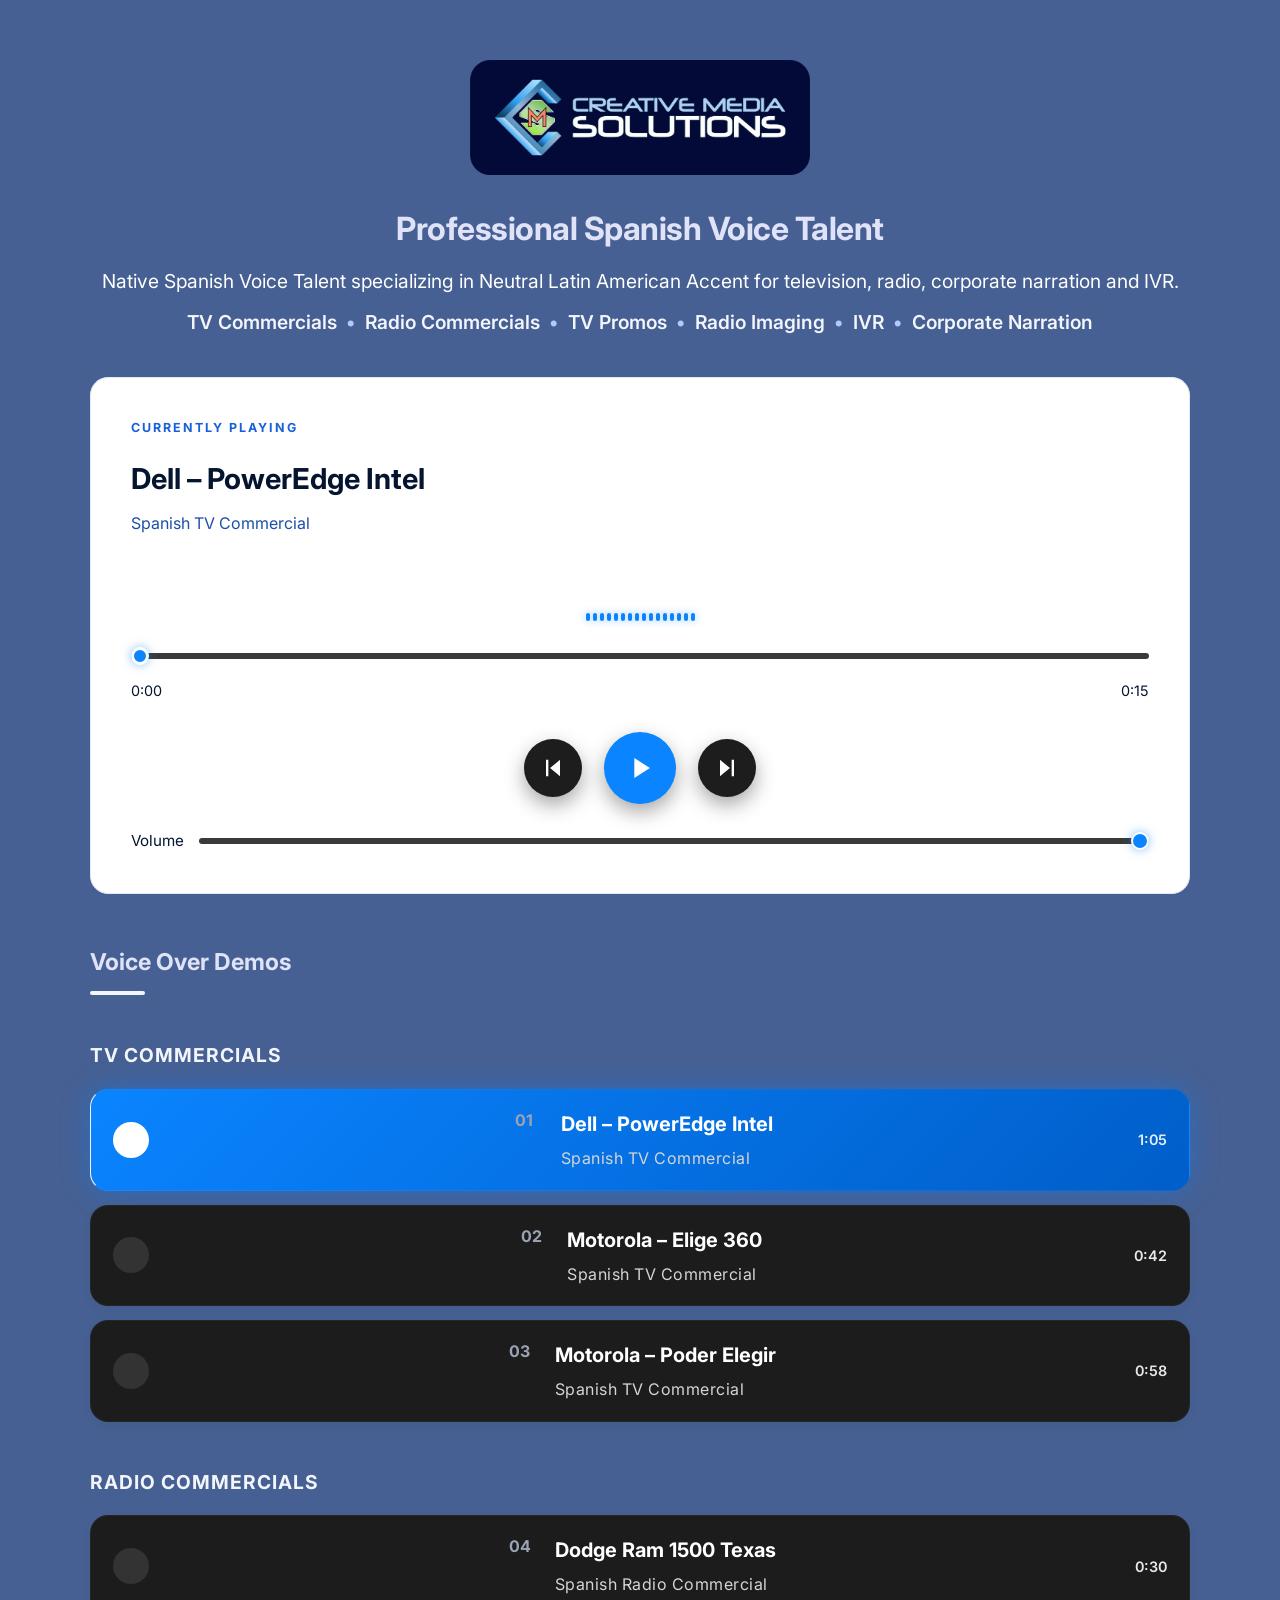
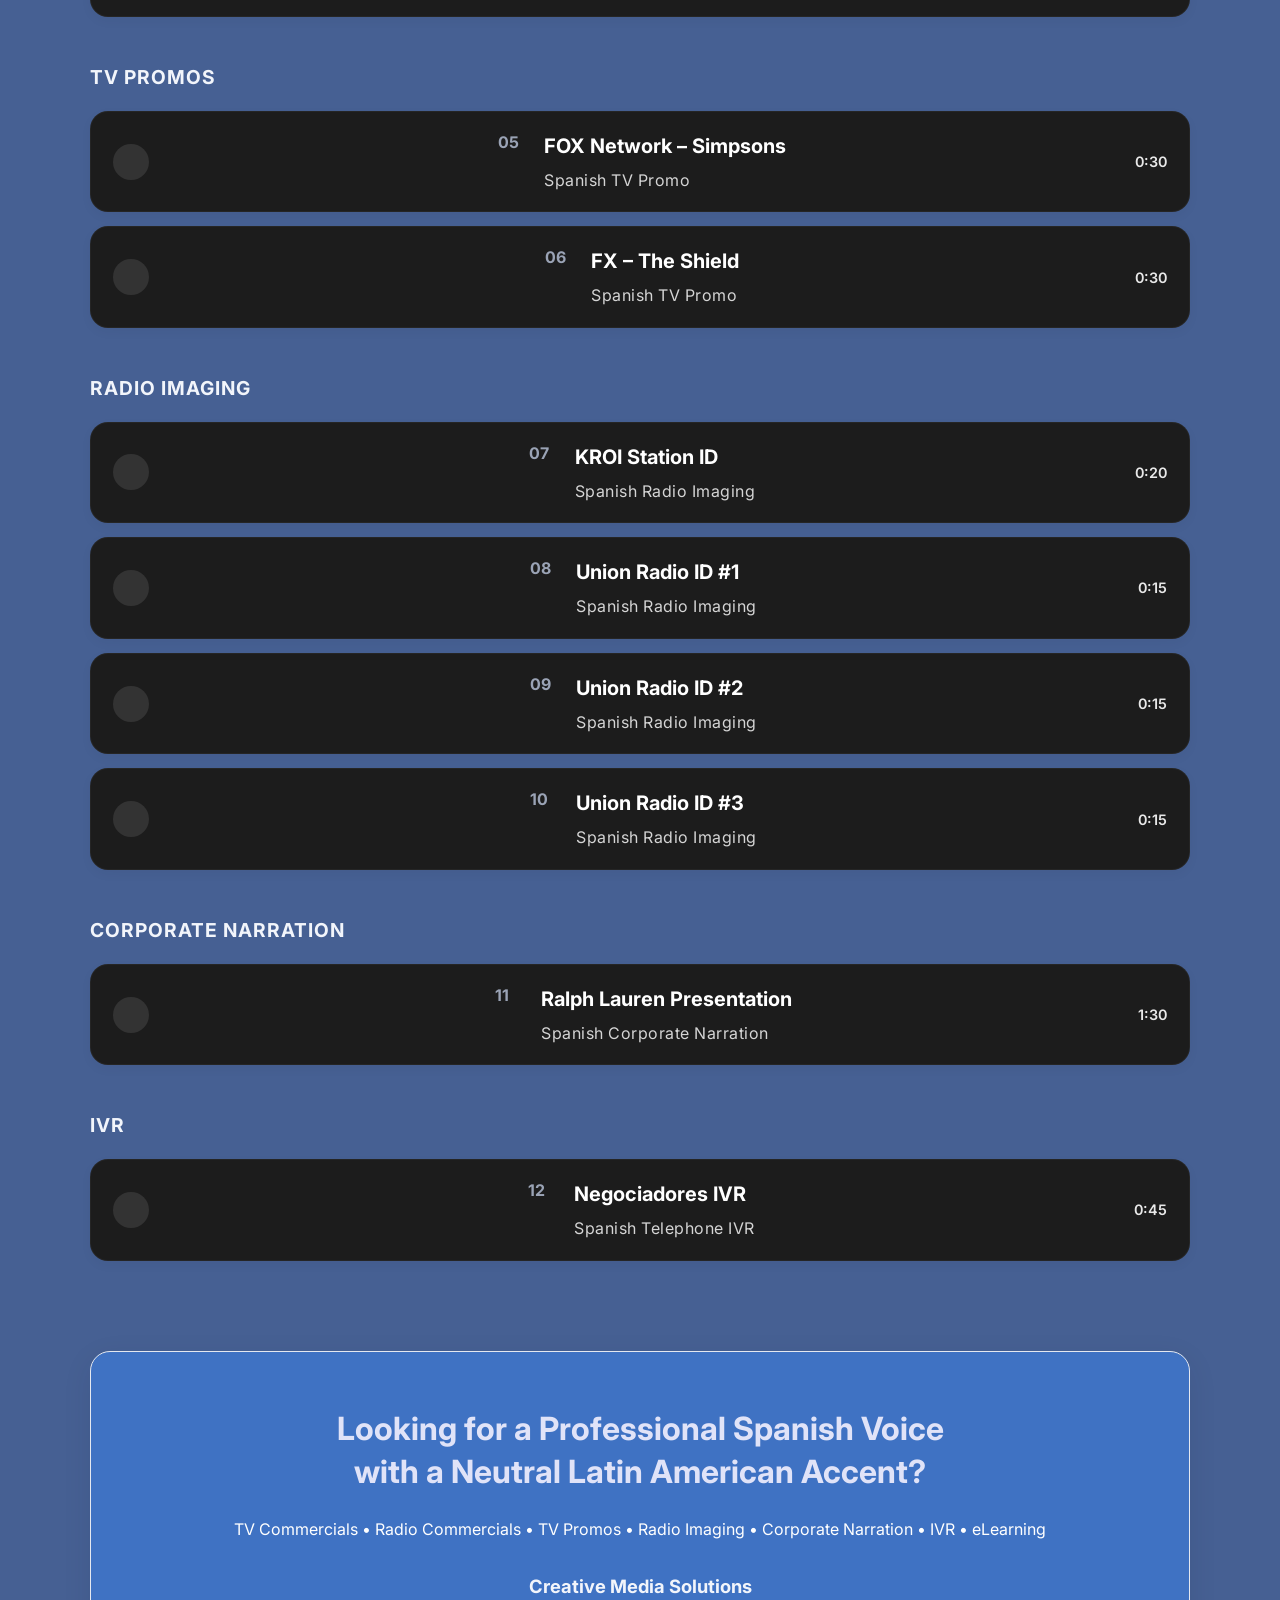
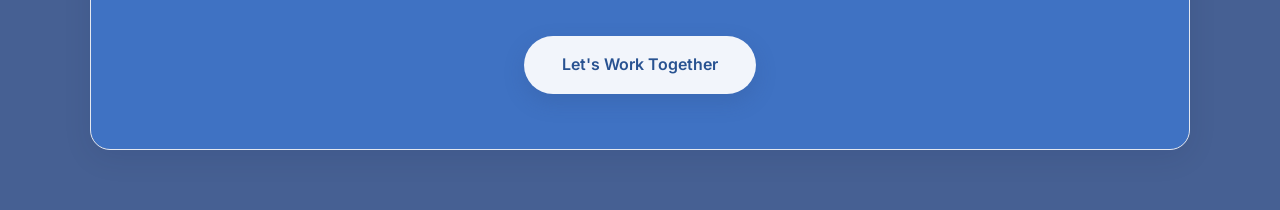
<file: index.html>
<!DOCTYPE html>
<html lang="en">

<head>

    <meta charset="UTF-8">
    <meta name="viewport" content="width=device-width, initial-scale=1.0">

    <title>Creative Media Solutions | Spanish Voice Over Portfolio</title>

    <link rel="stylesheet" href="style.css">

</head>

<body>

<div class="container">

    <!-- ==========================================
         HEADER
    =========================================== -->

    <header>

        <img src="images/logo.png"
             alt="Creative Media Solutions"
             class="logo">

        <h1 class="hero-title">
            Professional Spanish Voice Talent
        </h1>

        <p class="hero-subtitle">
    Native Spanish Voice Talent specializing in Neutral Latin American Accent for television, radio, corporate narration and IVR.
</p>

        <div class="hero-services">

            <span>TV Commercials</span>
            <span>Radio Commercials</span>
            <span>TV Promos</span>
            <span>Radio Imaging</span>
            <span>IVR</span>
            <span>Corporate Narration</span>

        </div>

    </header>

    <!-- ==========================================
         PLAYER
    =========================================== -->

    <section class="player-card">

        <div class="player-label">

            CURRENTLY PLAYING

        </div>

        <h2 class="now-playing" id="demoTitle">

    Dell – PowerEdge Intel

</h2>

<p class="demo-type" id="demoCategory">

  Spanish TV Commercial

</p>

<div class="equalizer" id="equalizer">

    <span></span>
    <span></span>
    <span></span>
    <span></span>
    <span></span>
    <span></span>
    <span></span>
    <span></span>
    <span></span>
    <span></span>
    <span></span>
    <span></span>
    <span></span>
    <span></span>
    <span></span>
    <span></span>

</div>

<div class="player-divider"></div>

<div class="progress-area">

            <input
                id="progress"
                class="progress-bar"
                type="range"
                min="0"
                max="100"
                value="0">

            <div class="time-display">

                <span id="currentTime">
                    0:00
                </span>

                <span id="duration">
                    0:00
                </span>

            </div>

        </div>

 <div class="controls">

    <button id="prevBtn" aria-label="Previous">

        <svg viewBox="0 0 24 24" width="28" height="28">
            <path fill="currentColor"
                d="M6 5h2v14H6zm3.5 7l8.5 7V5z"/>
        </svg>

    </button>

    <button class="play-btn" id="playBtn" aria-label="Play">

        <svg id="playIcon" viewBox="0 0 24 24" width="34" height="34">
            <path fill="currentColor"
                d="M8 5v14l11-7z"/>
        </svg>

    </button>

    <button id="nextBtn" aria-label="Next">

        <svg viewBox="0 0 24 24" width="28" height="28">
            <path fill="currentColor"
                d="M16 5h2v14h-2zM6 5v14l8.5-7z"/>
        </svg>

    </button>

</div>

        <div class="volume">

            <span>Volume</span>

            <input
                id="volume"
                class="volume-slider"
                type="range"
                min="0"
                max="100"
                value="100">

        </div>

    </section>

    <!-- ==========================================
         PLAYLIST
    =========================================== -->

    <section>

        <h2 class="section-title">

            Voice Over Demos

        </h2>

       <div id="playlist">
    <!-- JavaScript will insert cards here -->
</div>

    </section>

    <!-- ==========================================
         FOOTER
    =========================================== -->

    <footer class="site-footer">

    <h2>
        Looking for a Professional Spanish Voice
        <br>
        with a Neutral Latin American Accent?
    </h2>

    <p class="footer-services">

        TV Commercials • Radio Commercials • TV Promos •
        Radio Imaging • Corporate Narration • IVR • eLearning

    </p>

    <p class="footer-company">

        Creative Media Solutions

    </p>

    <a href="https://www.creativemediasolutionsla.com"
       target="_blank"
       class="footer-button">

        Let's Work Together

    </a>

</footer>
</div>

<audio id="audio"></audio>

<script src="script.js"></script>

</body>
</html>
</file>
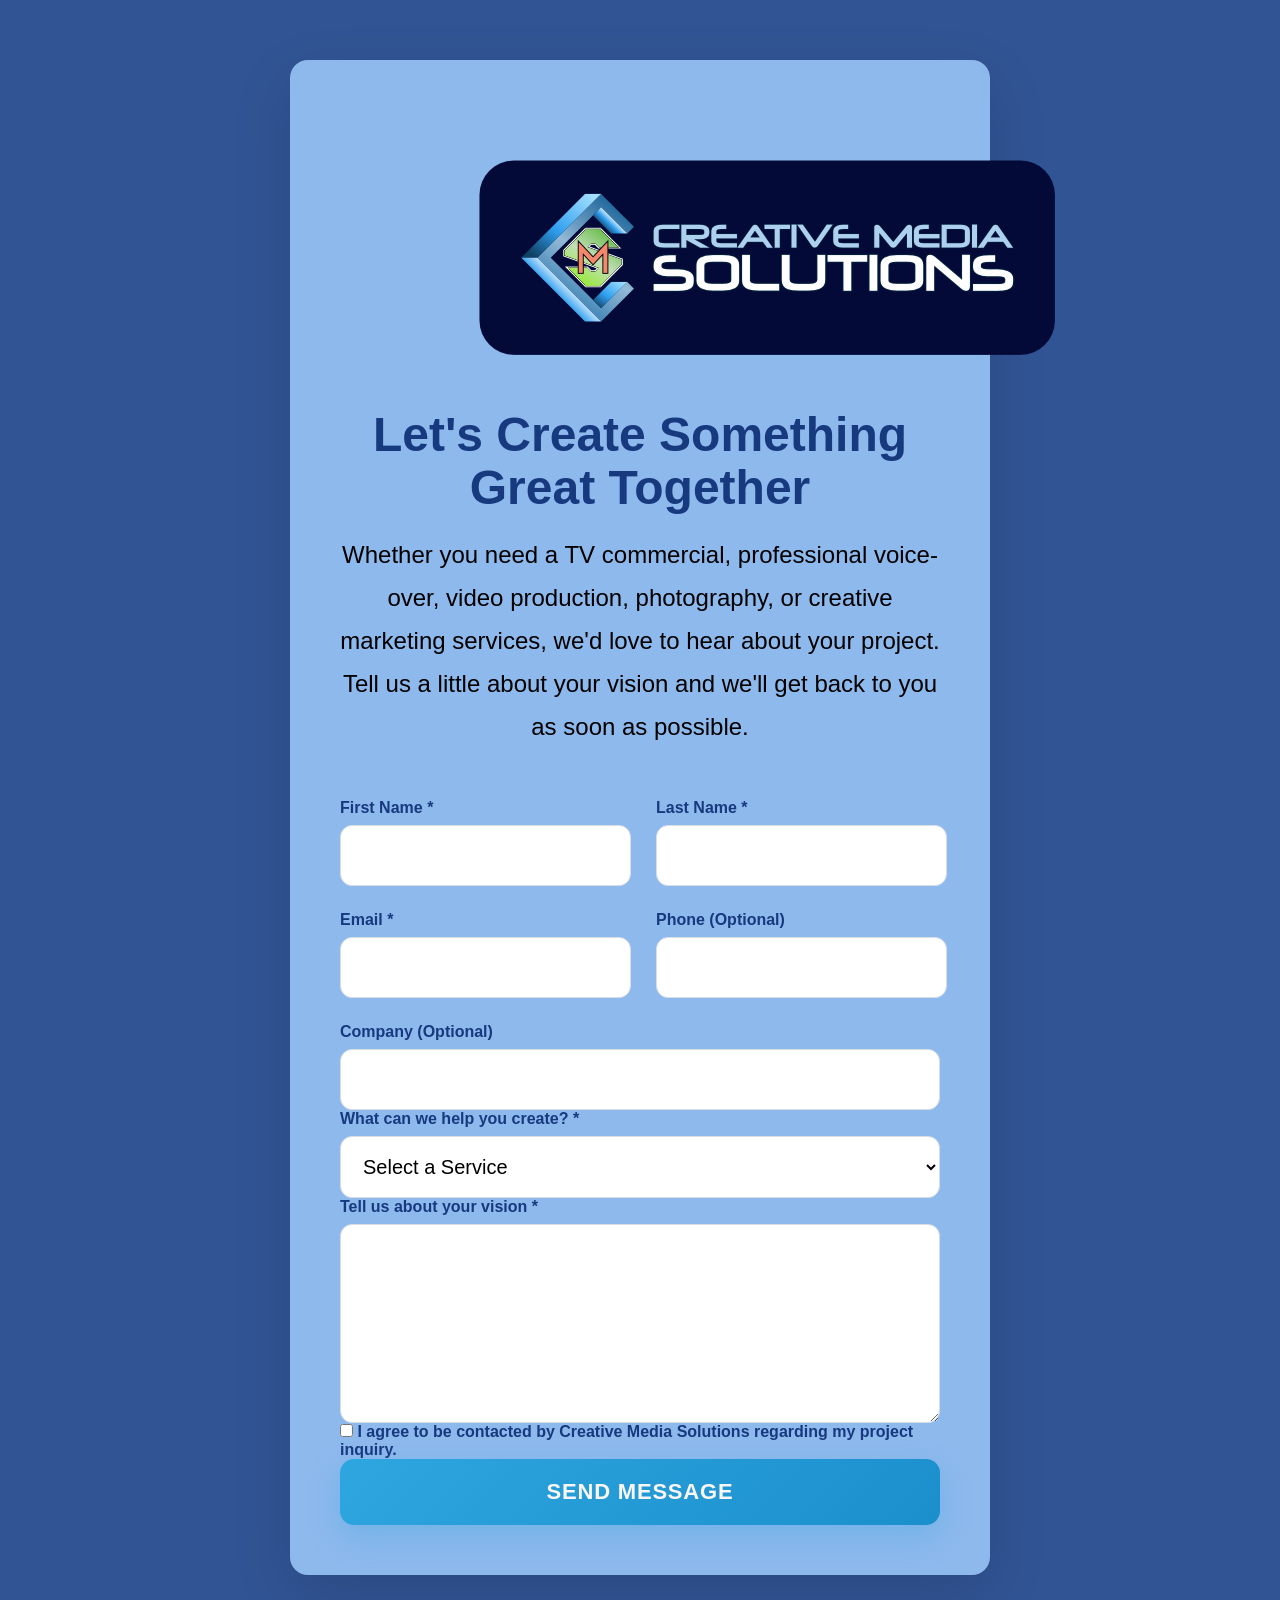
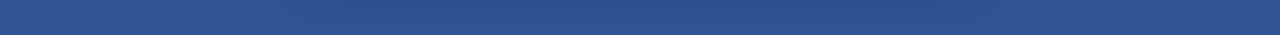
<file: contact-embed.html>
<!DOCTYPE html>
<html lang="en">
<head>
<meta charset="UTF-8">
<meta name="viewport" content="width=device-width, initial-scale=1.0">

<title>Contact Us | Creative Media Solutions</title>

<link rel="stylesheet" href="contact-style.css">
</head>

<body class="embed-page">

<div class="contact-container">

    <div class="contact-card">

   <div class="logo-container">
    <img src="images/cms-icon.png"
         alt="Creative Media Solutions"
         class="logo-icon">
</div>
        <h1>Let's Create Something Great Together</h1>

        <p class="subtitle">
    Whether you need a TV commercial, professional voice-over,
    video production, photography, or creative marketing services,
    we'd love to hear about your project.
    Tell us a little about your vision and we'll get back to you as soon as possible.
</p>

        <form
            id="contactForm"
            action="https://formspree.io/f/xlgqnyyd"
            method="POST">

            <div class="row">

                <div class="field">
                    <label>First Name *</label>
                    <input
                        type="text"
                        name="first_name"
                        required>
                </div>

                <div class="field">
                    <label>Last Name *</label>
                    <input
                        type="text"
                        name="last_name"
                        required>
                </div>

            </div>

            <div class="row">

                <div class="field">
                    <label>Email *</label>
                    <input
                        type="email"
                        name="email"
                        required>
                </div>

                <div class="field">
                    <label>Phone (Optional)</label>
                    <input
                        type="tel"
                        name="phone">
                </div>

            </div>

            <div class="field">

                <label>Company (Optional)</label>

                <input
                    type="text"
                    name="company">

            </div>

            <div class="field">

                <label>What can we help you create? *</label>

                <select
                    name="service"
                    required>

                    <option value="">Select a Service</option>

<option>TV Commercial Production</option>
<option>Radio Commercial Production</option>
<option>Video Production</option>
<option>Social Media Video Content</option>
<option>Professional Voice Over</option>
<option>Photography</option>
<option>Graphic Design</option>
<option>Website Design</option>
<option>Marketing Consultation</option>
<option>Other</option>

                </select>

            </div>

            <div class="field">

                <label>Tell us about your vision *</label>

                <textarea
                    name="message"
                    rows="7"
                    required></textarea>

            </div>

            <input
                type="hidden"
                name="_subject"
                value="New Website Inquiry - Creative Media Solutions">

                <div class="checkbox-field">

    <label class="checkbox-label">

        <input
            type="checkbox"
            name="consent"
            required>

        I agree to be contacted by Creative Media Solutions regarding my project inquiry.

    </label>

</div>
            <button
                type="submit"
                id="submitButton">

                SEND MESSAGE

            </button>

        </form>

      

    </button>

</div>
        <div id="successMessage" style="display:none;">

    <h2>🎉 Thank You!</h2>

    <p>

        Your message has been sent successfully.

        <br><br>

        Thank you for contacting Creative Media Solutions.

        We'll review your project details and get back to you as soon as possible.

    </p>

</div>

    </div>

</div>

<script src="contact-script.js"></script>

</body>
</html>
</file>
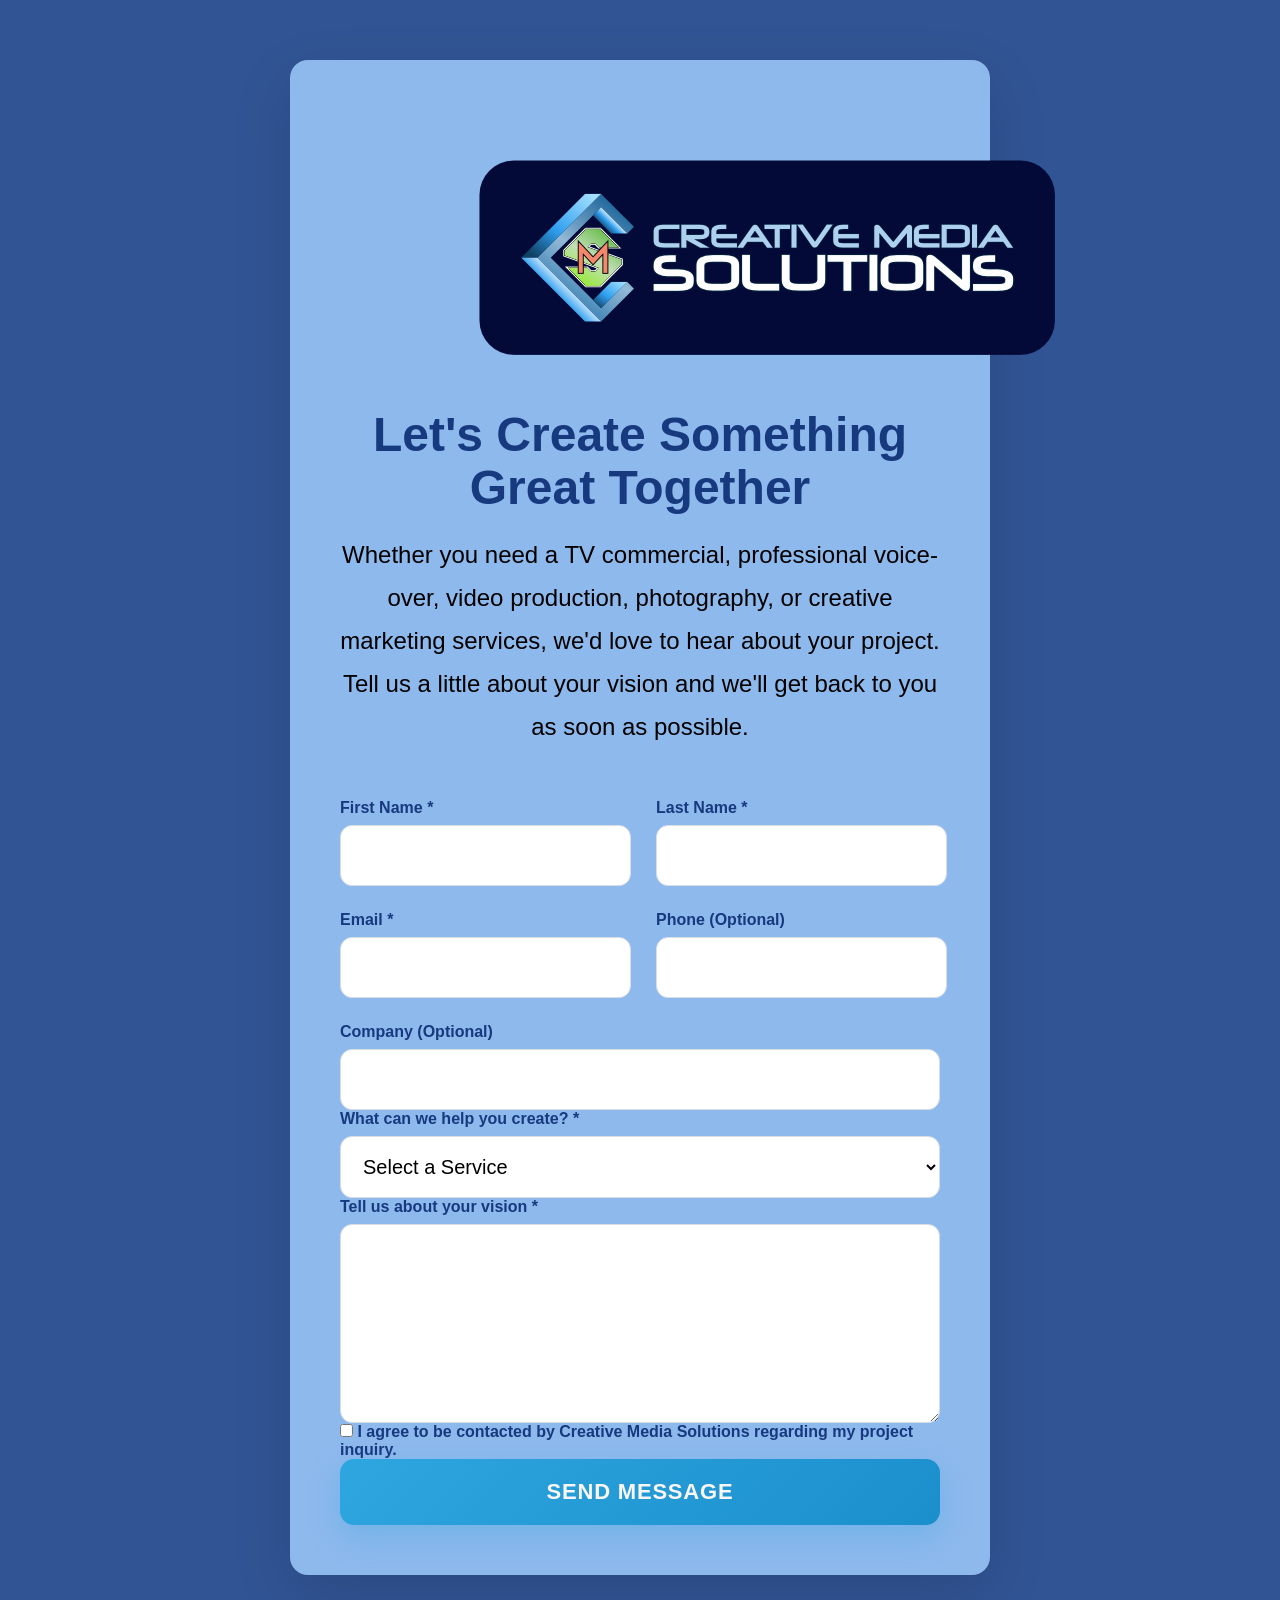
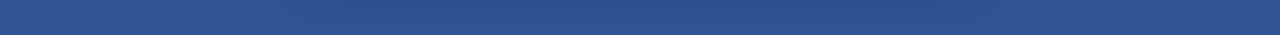
<file: contact.html>
<!DOCTYPE html>
<html lang="en">
<head>
<meta charset="UTF-8">
<meta name="viewport" content="width=device-width, initial-scale=1.0">

<title>Contact Us | Creative Media Solutions</title>

<link rel="stylesheet" href="contact-style.css">
</head>

<body>

<div class="contact-container">

    <div class="contact-card">

   <div class="logo-container">
    <img src="images/cms-icon.png"
         alt="Creative Media Solutions"
         class="logo-icon">
</div>
        <h1>Let's Create Something Great Together</h1>

        <p class="subtitle">
    Whether you need a TV commercial, professional voice-over,
    video production, photography, or creative marketing services,
    we'd love to hear about your project.
    Tell us a little about your vision and we'll get back to you as soon as possible.
</p>

        <form
            id="contactForm"
            action="https://formspree.io/f/xlgqnyyd"
            method="POST">

            <div class="row">

                <div class="field">
                    <label>First Name *</label>
                    <input
                        type="text"
                        name="first_name"
                        required>
                </div>

                <div class="field">
                    <label>Last Name *</label>
                    <input
                        type="text"
                        name="last_name"
                        required>
                </div>

            </div>

            <div class="row">

                <div class="field">
                    <label>Email *</label>
                    <input
                        type="email"
                        name="email"
                        required>
                </div>

                <div class="field">
                    <label>Phone (Optional)</label>
                    <input
                        type="tel"
                        name="phone">
                </div>

            </div>

            <div class="field">

                <label>Company (Optional)</label>

                <input
                    type="text"
                    name="company">

            </div>

            <div class="field">

                <label>What can we help you create? *</label>

                <select
                    name="service"
                    required>

                    <option value="">Select a Service</option>

<option>TV Commercial Production</option>
<option>Radio Commercial Production</option>
<option>Video Production</option>
<option>Social Media Video Content</option>
<option>Professional Voice Over</option>
<option>Photography</option>
<option>Graphic Design</option>
<option>Website Design</option>
<option>Marketing Consultation</option>
<option>Other</option>

                </select>

            </div>

            <div class="field">

                <label>Tell us about your vision *</label>

                <textarea
                    name="message"
                    rows="7"
                    required></textarea>

            </div>

            <input
                type="hidden"
                name="_subject"
                value="New Website Inquiry - Creative Media Solutions">

                <div class="checkbox-field">

    <label class="checkbox-label">

        <input
            type="checkbox"
            name="consent"
            required>

        I agree to be contacted by Creative Media Solutions regarding my project inquiry.

    </label>

</div>
            <button
                type="submit"
                id="submitButton">

                SEND MESSAGE

            </button>

        </form>

      

    </button>

</div>
        <div id="successMessage" style="display:none;">

    <h2>🎉 Thank You!</h2>

    <p>

        Your message has been sent successfully.

        <br><br>

        Thank you for contacting Creative Media Solutions.

        We'll review your project details and get back to you as soon as possible.

    </p>

</div>

    </div>

</div>

<script src="contact-script.js"></script>

</body>
</html>
</file>
<file: style.css>
/*==================================================
  Creative Media Solutions
  Voice Portfolio v1.0
===================================================*/

/* Google Font */
@import url('https://fonts.googleapis.com/css2?family=Inter:wght@300;400;500;600;700&display=swap');

/*==================================================
  VARIABLES
===================================================*/

:root{

    --primary:#f2f5fb;
    --primary-dark:#e0e3f8;

    --background:#466093;
    --card:#FFFFFF;

    --text:#eff1f5;
    --text-light:#ffffff;

    --border:#E4E8F0;

    --hover:#EEF4FF;

    --shadow:0 8px 30px rgba(3,10,55,.08);

    --radius:18px;

    --transition:.28s ease;

    --max-width:1100px;

}


/*==================================================
  RESET
===================================================*/

*{
    margin:0;
    padding:0;
    box-sizing:border-box;
}

html{

    scroll-behavior:smooth;

}

body{

    font-family:'Inter',sans-serif;

    background:var(--background);

    color:var(--text);

    line-height:1.6;

    -webkit-font-smoothing:antialiased;

}


/*==================================================
  GLOBAL
===================================================*/

img{

    max-width:100%;

    display:block;

}

button{

    font-family:inherit;

}

a{

    text-decoration:none;

    color:inherit;

}

ul{

    list-style:none;

}


/*==================================================
  MAIN CONTAINER
===================================================*/

.container{

    width:min(92%, var(--max-width));

    margin:auto;

}


/*==================================================
  HEADER
===================================================*/

header{

    padding:60px 0 40px;

    text-align:center;

}

.logo{

    width:340px;

    margin:0 auto 28px;

}

.hero-title{

    font-size:2rem;

    font-weight:700;

    color:var(--primary-dark);

    margin-bottom:12px;

    letter-spacing:-.5px;

}

.hero-subtitle{

    font-size:1.2rem;

    color:var(--text-light);

    margin-bottom:10px;

}

.hero-services{

    display:flex;

    justify-content:center;

    flex-wrap:wrap;

    gap:12px;

    color:var(--primary);

    font-weight:600;

    font-size:1.2rem;

}

.hero-services span{

    position:relative;

    padding:0 8px;

}

.hero-services span:not(:last-child)::after{

    content:"•";

    position:absolute;

    right:-10px;

    color:#b2c9fe;

}


/*==================================================
  SECTIONS
===================================================*/

section{

    margin-bottom:55px;

}

.section-title{

    font-size:1.45rem;

    font-weight:700;

    color:var(--primary-dark);

    margin-bottom:22px;

}

.section-title::after{

    content:"";

    display:block;

    width:55px;

    height:4px;

    background:var(--primary);

    border-radius:50px;

    margin-top:10px;

}/*==================================================
  PLAYER CARD
===================================================*/

.player-card{

    background:var(--card);

    border:1px solid var(--border);

    border-radius:var(--radius);

    box-shadow:#99baf3;

    padding:40px;

    margin-bottom:50px;

}

.player-label{

    font-size:.78rem;

    text-transform:uppercase;

    letter-spacing:2px;

    color:#1960db;

    font-weight:700;

    margin-bottom:18px;

}

.now-playing{

    font-size:1.8rem;

    font-weight:700;

    color:#06152f;

    margin-bottom:8px;

}

.demo-type{

    color:#1b4fa8;

    font-size:1rem;

    margin-bottom:30px;

}


/*==================================================
  PROGRESS BAR
===================================================*/

.progress-area{

    margin-bottom:30px;

}

.progress-bar{

    width:100%;

    height:8px;

    appearance:none;

    border:none;

    outline:none;

    border-radius:100px;

    background:#DCE3EF;

    cursor:pointer;

}

.progress-bar::-webkit-slider-thumb{

    appearance:none;

    width:18px;

    height:18px;

    border-radius:50%;

    background:var(--primary);

    cursor:pointer;

    border:3px solid white;

    box-shadow:0 2px 10px rgba(0,0,0,.15);

}

.progress-bar::-moz-range-thumb{

    width:18px;

    height:18px;

    border:none;

    border-radius:50%;

    background:var(--primary);

    cursor:pointer;

}

.time-display{

    display:flex;

    justify-content:space-between;

    margin-top:12px;

    color:#06152f;

    font-size:.9rem;

}


/* ==========================================
   PLAYER CONTROLS
========================================== */

.controls{
    display:flex;
    justify-content:center;
    align-items:center;
    gap:22px;
    margin:25px 0;
}

.controls button{

    width:58px;
    height:58px;

    border:none;
    border-radius:50%;

    background:#1d1d1d;

    color:#ffffff;

    cursor:pointer;

    display:flex;
    justify-content:center;
    align-items:center;

    transition:
        transform .25s ease,
        background .25s ease,
        box-shadow .25s ease;

    box-shadow:
        0 8px 20px rgba(0,0,0,.35);

}

.controls button:hover{

    background:#0a84ff;

    transform:translateY(-3px) scale(1.05);

    box-shadow:
        0 12px 28px rgba(10,132,255,.45);

}

.controls button:active{

    transform:scale(.95);

}

.play-btn{

    width:72px !important;
    height:72px !important;

    background:#0a84ff !important;

    box-shadow:
        0 0 18px rgba(10,132,255,.55);

}

.play-btn:hover{

    background:#1f95ff !important;

}
.controls svg{

    width:28px;
    height:28px;

    transition:transform .25s ease;

}

.play-btn svg{

    width:34px;
    height:34px;

}

.controls button:hover svg{

    transform:scale(1.1);

}
/* ==========================================
   PROGRESS & VOLUME SLIDERS
========================================== */

input[type="range"]{

    -webkit-appearance:none;
    appearance:none;

    width:100%;
    height:6px;

    background:#3a3a3a;

    border-radius:10px;

    outline:none;

}

/* Chrome / Edge / Safari */

input[type="range"]::-webkit-slider-thumb{

    -webkit-appearance:none;

    width:18px;
    height:18px;

    border-radius:50%;

    background:#0a84ff;

    cursor:pointer;

    transition:.2s;

    box-shadow:0 0 10px rgba(10,132,255,.5);

}

input[type="range"]::-webkit-slider-thumb:hover{

    transform:scale(1.25);

}

/* Firefox */

input[type="range"]::-moz-range-thumb{

    width:18px;
    height:18px;

    border:none;

    border-radius:50%;

    background:#0a84ff;

    cursor:pointer;

}

/*==================================================
  VOLUME
===================================================*/

.volume{

    display:flex;

    align-items:center;

    gap:15px;

}

.volume span{

    color:#06152f;

    font-size:.95rem;

}

.volume-slider{

    flex:1;

    appearance:none;

    height:6px;

    border-radius:50px;

    background:#DCE3EF;

    cursor:pointer;

}

.volume-slider::-webkit-slider-thumb{

    appearance:none;

    width:16px;

    height:16px;

    border-radius:50%;

    background:var(--primary);

    border:2px solid white;

    box-shadow:0 2px 8px rgba(0,0,0,.12);

}

.volume-slider::-moz-range-thumb{

    width:16px;

    height:16px;

    border:none;

    border-radius:50%;

    background:var(--primary);

}/*==================================================
  FOOTER
===================================================*/

.site-footer{

    text-align:center;

    margin:90px 0 60px;

    padding:55px 30px;

    background:rgb(63, 114, 195);

    border-radius:20px;

    border:1px solid var(--border);

    box-shadow:var(--shadow);

}

.site-footer h2{

    font-size:2rem;

    color:var(--primary-dark);

    line-height:1.35;

    margin-bottom:22px;

}

.footer-services{

    color:var(--text-light);

    line-height:1.8;

    margin-bottom:28px;

    font-size:1rem;

}

.footer-company{

    font-size:1.15rem;

    font-weight:700;

    color:var(--primary);

    margin-bottom:35px;

}

.footer-button{

    display:inline-block;

    background:var(--primary);

    color:rgb(40, 82, 145);

    padding:16px 38px;

    border-radius:50px;

    font-weight:600;

    transition:all .30s ease;

    box-shadow:0 8px 20px rgba(47,78,136,.25);

}

.footer-button:hover{

    background:var(--primary-dark);

    transform:translateY(-3px);

    box-shadow:0 15px 30px rgba(3,10,55,.30);

}/*==================================================
  FEATURED DEMOS
===================================================*/

.demo-category{

    margin:45px 0 18px;

    font-size:1.2rem;

    font-weight:700;

    letter-spacing:1px;

    text-transform:uppercase;

    color:var(--primary);

}

.demo-card{

    display:flex;

    justify-content:space-between;

    align-items:center;

    background:rgb(81, 138, 244);

    border:1px solid var(--border);

    border-left:5px solid transparent;

    border-radius:16px;

    padding:18px 22px;

    margin-bottom:16px;

    cursor:pointer;

    transition:all .25s ease;

    box-shadow:0 4px 12px rgba(0,0,0,.04);

}

.demo-card:hover{

    transform:translateY(-3px);

    border-left-color:var(--primary);

    box-shadow:0 12px 28px rgba(0,0,0,.10);

}

.demo-card.active{

    background:var(--hover);

    border-left-color:var(--primary);

}

.demo-left{

    display:flex;

    gap:18px;

    align-items:flex-start;

}

.demo-number{

    font-size:1m;

    font-weight:700;

    color:#9AA3B5;

    min-width:28px;

}

.demo-info h3{

    font-size:1.2rem;

    color:var(--primary-dark);

    margin-bottom:5px;

}

.demo-info p{

    font-size:1rem;

    color:var(--text-light);

}

.demo-duration{

    color:var(--text-light);

    font-size:.9rem;

    font-weight:600;

}
/* ==========================================
   EQUALIZER
========================================== */

.equalizer{

    display:flex;
    justify-content:center;
    align-items:flex-end;
    gap:6px;

    height:40px;

    margin:18px 0;

}

.equalizer{

    display:flex;
    justify-content:center;
    align-items:flex-end;
    gap:3px;

    height:55px;

    margin:20px 0;

}

.equalizer span{

    width:4px;

    height:8px;

    border-radius:20px;

    background:#0a84ff;

    transition:height .05s linear;

    box-shadow:0 0 8px rgba(10,132,255,.45);

}

/*==========================================
    PLAYLIST CARDS
==========================================*/

.demo-card{

    display:flex;

    align-items:center;

    justify-content:space-between;

    gap:18px;

    padding:18px 22px;

    margin-bottom:14px;

    border-radius:18px;

    background:#1c1c1c;

    cursor:pointer;

    transition:
        transform .25s ease,
        background .25s ease,
        box-shadow .25s ease;

    border:1px solid rgba(255,255,255,.04);

}

.demo-card:hover{

    transform:translateY(-4px);

    background:#232323;

    box-shadow:

        0 14px 30px rgba(0,0,0,.35);

}

.demo-card.active{

    background:linear-gradient(
        135deg,
        #0a84ff,
        #005ec9
    );

    box-shadow:

        0 0 28px rgba(10,132,255,.40);

}.play-indicator{

    width:36px;

    height:36px;

    border-radius:50%;

    display:flex;

    justify-content:center;

    align-items:center;

    background:rgba(255,255,255,.10);

    color:white;

    font-size:14px;

    flex-shrink:0;

    transition:.25s;

}

.demo-card:hover .play-indicator{

    transform:scale(1.15);

}

.demo-card.active .play-indicator{

    background:white;

    color:#0a84ff;

}.demo-info h3{

    font-size:20px;

    margin:0 0 6px;

    color:white;

}

.demo-info p{

    margin:0;

    color:#d5d5d5;

    font-size:16px;

    letter-spacing:.5px;

}

.demo-duration{

    color:white;

    font-weight:600;

    opacity:.9;

}
/*==========================================
    PLAYING CARD
==========================================*/

.demo-card.playing{

    border:2px solid #29b6ff;

    box-shadow:
        0 0 18px rgba(41,182,255,.45);

}

.demo-card.playing .play-indicator{

    animation: pulsePlay 1.4s ease-in-out infinite;

}

@keyframes pulsePlay{

    0%,100%{

        transform:scale(1);
        box-shadow:0 0 0 rgba(10,132,255,0);

    }

    50%{

        transform:scale(1.08);
        box-shadow:0 0 18px rgba(10,132,255,.45);

    }

}
</file>
<file: contact-style.css>
/* ===========================
   Creative Media Solutions
   Contact Form
=========================== */

*{
    margin:0;
    padding:0;
    box-sizing:border-box;
}

body{

    font-family:Arial, Helvetica, sans-serif;

    background:linear-gradient(
        135deg,
        #315494 0%,
        #315494 100%
    );

    min-height:100vh;

    color:#17397E;

    padding:60px 20px;

}

.contact-container{

    max-width:700px;

    margin:auto;

}
.contact-card{

    background:#8eb9ed;

    border-radius:18px;

    padding:50px;

    box-shadow:
0 20px 60px rgba(0,0,0,.12);

}

.contact-card h1{

    text-align:center;

    font-size:48px;

    font-weight:700;

    line-height:1.1;

    color:#17397E;

    margin-bottom:18px;

}

.subtitle{

    text-align:center;

    max-width:720px;

    margin:0 auto 50px;

    font-size:24px;

    color:#000000;

    line-height:1.8;

}

.row{

    display:flex;

    gap:25px;

    margin-bottom:25px;

}

.field{

    flex:1;

    display:flex;

    flex-direction:column;

}

label{

    margin-bottom:8px;

    font-weight:bold;

    color:#17397E;

}

input,
select,
textarea{

    padding:18px;

    border:1px solid #d7dce5;

    border-radius:12px;

    font-size:20px;

    transition:.3s;

    outline:none;

    background:white;

}

input:focus,
select:focus,
textarea:focus{

    border-color:#2EA6DF;

    box-shadow:0 0 0 4px rgba(46,166,223,.15);

}

textarea{

    resize:vertical;

    min-height:180px;

}

button{

    width:100%;

    padding:20px;

    border:none;

    border-radius:14px;

    background:linear-gradient(
        135deg,
        #2EA6DF,
        #1B8FCC
    );

    color:rgb(251, 246, 246);

    font-size:22px;

    font-weight:700;

    letter-spacing:.8px;

    cursor:pointer;

    transition:.35s;

    box-shadow:
        0 12px 30px
        rgba(46,166,223,.30);

}

button:hover{

    transform:translateY(-4px);

    box-shadow:
        0 20px 45px
        rgba(46,166,223,.40);

}

button:active{

    transform:scale(.98);

}

button:hover{

    transform:translateY(-3px);

    box-shadow:0 16px 35px rgba(46,166,223,.35);

}
button:active{

    transform:scale(.98);

}

@media(max-width:480px){

.row{

    flex-direction:column;

}

.contact-card{

    padding:35px;

}

.contact-card h1{

    font-size:34px;

}

.subtitle{

    font-size:20px;


}
.checkbox-field{

    margin-top:25px;
    margin-bottom:30px;

}

.checkbox-label{

    display:flex;
    align-items:flex-start;
    gap:12px;

    font-size:20px;

    color:#555;

    line-height:1.5;

}

.checkbox-label input{

    margin-top:3px;

    width:24px;
    height:24px;

    cursor:pointer;

}
.contact-card{

    animation:fadeUp .7s ease;

}

@keyframes fadeUp{

    from{

        opacity:0;

        transform:translateY(40px);

    }

    to{

        opacity:1;

        transform:translateY(0);

    }

}

#successMessage{

    display:none;

    text-align:center;

    padding:50px;

}

#successMessage h2{

    color:#17397E;

    margin-bottom:20px;

}

#successMessage p{

    color:#666;

    line-height:1.8;

}
.hero-banner{

    margin:-50px -50px 40px;

    overflow:hidden;

    border-radius:18px 18px 0 0;

}

.hero-banner img{

    display:block;

    width:100%;

    height:auto;

}
#successMessage{

    display:none;

    text-align:center;

    padding:40px 20px;

    animation:fadeUp .6s ease;

}

.success-icon{

    width:90px;

    height:90px;

    margin:0 auto 25px;

    border-radius:50%;

    background:#2EA6DF;

    color:white;

    font-size:48px;

    line-height:90px;

    font-weight:bold;

}

#successMessage h2{

    font-size:42px;

    color:#17397E;

    margin-bottom:20px;

}

#successMessage p{

    font-size:22px;

    color:#666;

    line-height:1.8;

    margin-bottom:35px;

}
/* ===========================
   CMS Logo
=========================== */

.logo-container{

    position: relative;

    display: flex;

    justify-content: center;

    margin-bottom: 30px;

}

.logo-container::before{

    content:"";

    position:absolute;

    width:140px;

    height:140px;

    background:radial-gradient(
        rgba(46,166,223,.18),
        transparent 70%
    );

    border-radius:50%;

    top:50%;

    left:50%;

    transform:translate(-50%,-50%);

    z-index:0;

}

.logo-icon{
    width:340px !important;
    height:auto !important;
   
}

.logo-icon:hover{

    transform:scale(1.05);

}
input:focus,
select:focus,
textarea:focus{

    outline:none;

    border-color:#2EA6DF;

    box-shadow:0 0 0 4px rgba(46,166,223,.15);

    transition:.25s;

}
/* Make page fit inside Google Sites iframe */
html,
body {
    width: 100%;
    margin: 0;
    padding: 0;
    overflow-x: hidden;
}

/* Never exceed the iframe width */
* {
    box-sizing: border-box;
}

/* Contact form wrapper */
.contact-container,
.container,
.contact-form {
    width: 100%;
    max-width: 100%;
}

/* Prevent form controls from causing horizontal scrolling */
input,
select,
textarea,
button {
    width: 100%;
    max-width: 100%;
}
/* =====================================
   Google Sites Embed Version
===================================== */

body.embed-page{
    background:transparent;
    padding:0;
    margin:0;
    min-height:auto;
}

body.embed-page .contact-container{
    max-width:100%;
    padding:0;
    margin:0;
}

body.embed-page .contact-card{
    border-radius:0;
    box-shadow:none;
    margin:0;
}

body.embed-page .logo-container{
    margin-top:20px;
}
</file>
